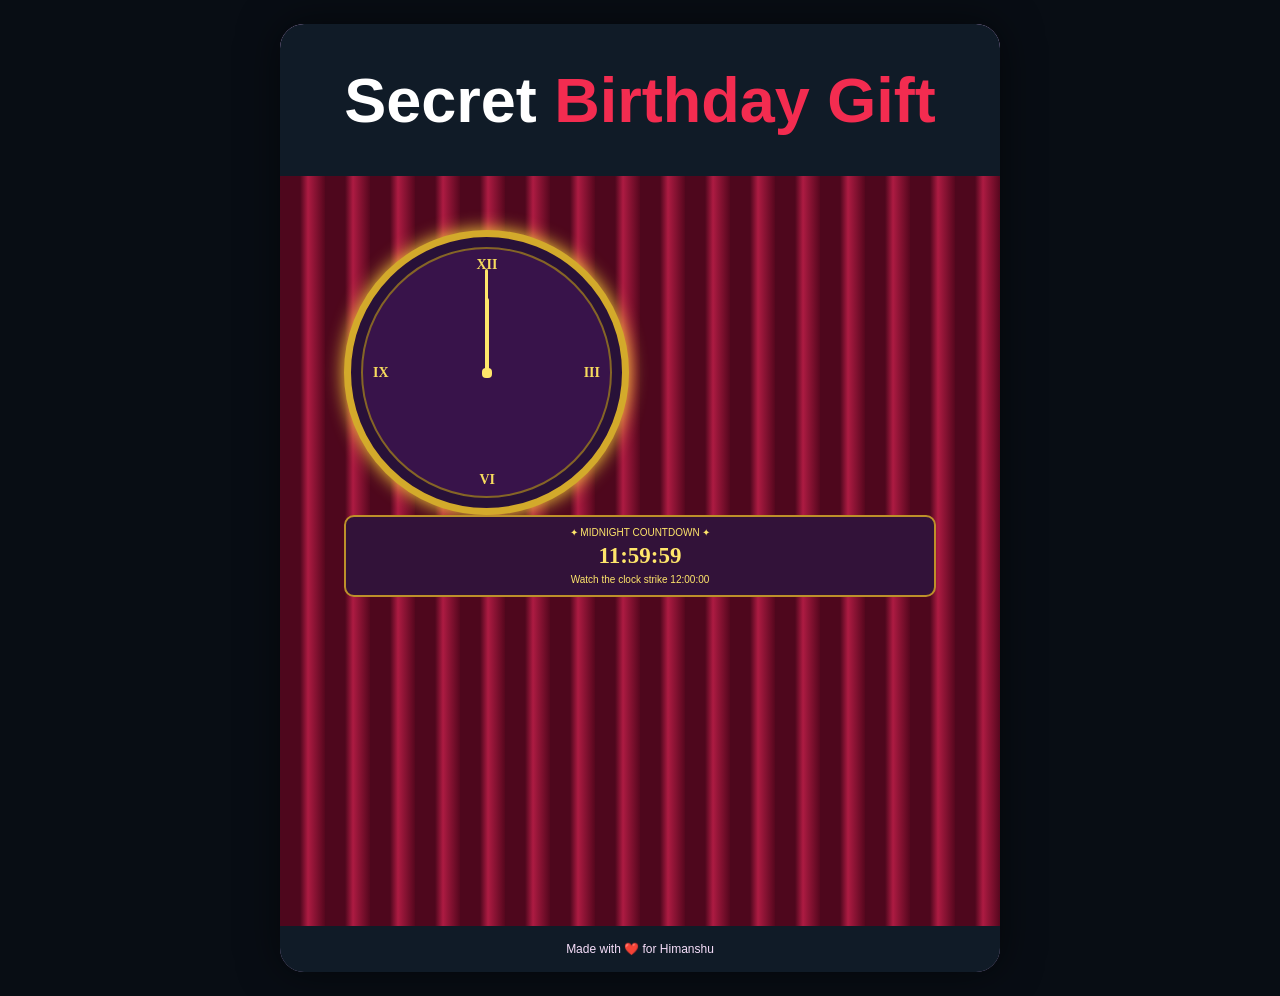
<file: index.html>
<!doctype html>
<html lang="en">
<head>
  <meta charset="UTF-8">
  <meta name="viewport" content="width=device-width, initial-scale=1">
  <title>Secret Birthday Gift</title>
  <link rel="stylesheet" href="style.css">
</head>
<body>
  <main class="app">
    <header class="titlebar"><span>Secret</span> Birthday Gift</header>

    <section class="screen midnight-screen active" id="midnightIntro">
      <div class="clock">
        <div class="clock-face"><b>XII</b><b>III</b><b>VI</b><b>IX</b><i class="hour"></i><i class="minute"></i><i class="pin"></i></div>
      </div>
      <div class="countdown"><small>✦ MIDNIGHT COUNTDOWN ✦</small><strong id="countdown">11:59:58</strong><span>Watch the clock strike 12:00:00</span></div>
    </section>

    <footer>Made with ❤️ for Himanshu</footer>
  </main>
  <script src="script.js"></script>
</body>
</html>
</file>
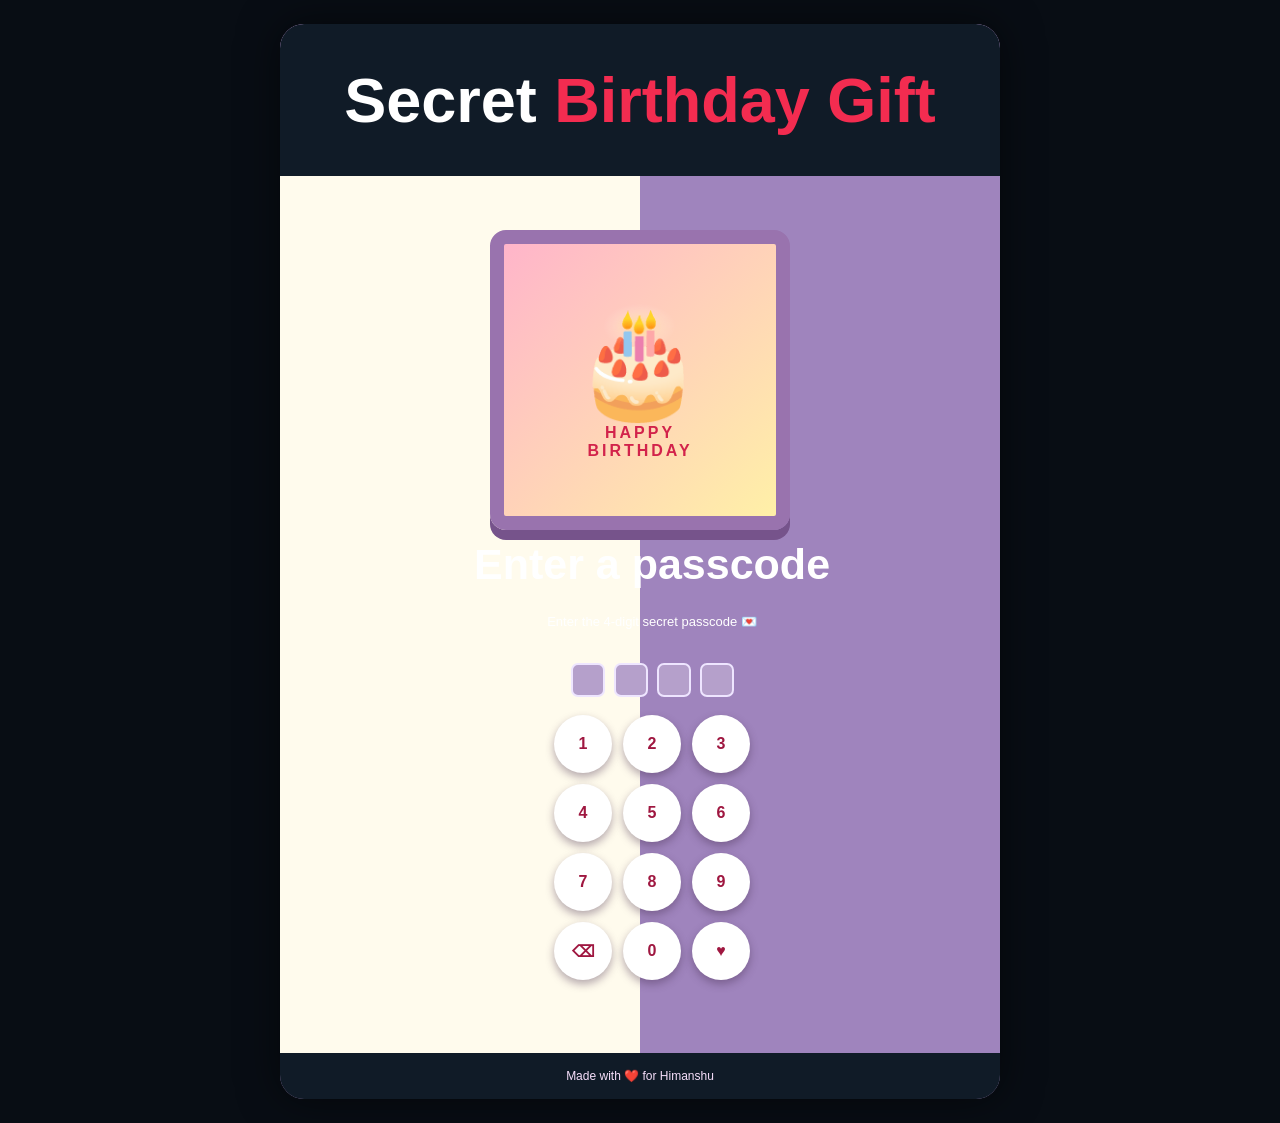
<file: final-card.html>
<!doctype html><html lang="en"><head><meta charset="UTF-8"><meta name="viewport" content="width=device-width,initial-scale=1"><title>Happy birthday</title><link rel="stylesheet" href="style.css"><script src="access.js"></script></head><body><main class="app"><header class="titlebar"><span>Secret</span> Birthday Gift</header><section class="screen final-screen active"><div class="birthday-card"><h1>HAPPY BIRTHDAY!</h1><div class="cake">🎂</div><h2>HIMANSHU ❤️</h2><p>May your year be as sweet, bright, and delightful as this birthday cake! All your dreams will come true! 💗</p><strong>🎉 ✦ 🎈 ✦ 🎉</strong></div><button class="primary" onclick="location.href='index.html'">Back to start ↻</button></section><footer>Made with ❤️ for Himanshu</footer></main></body></html>
</file>
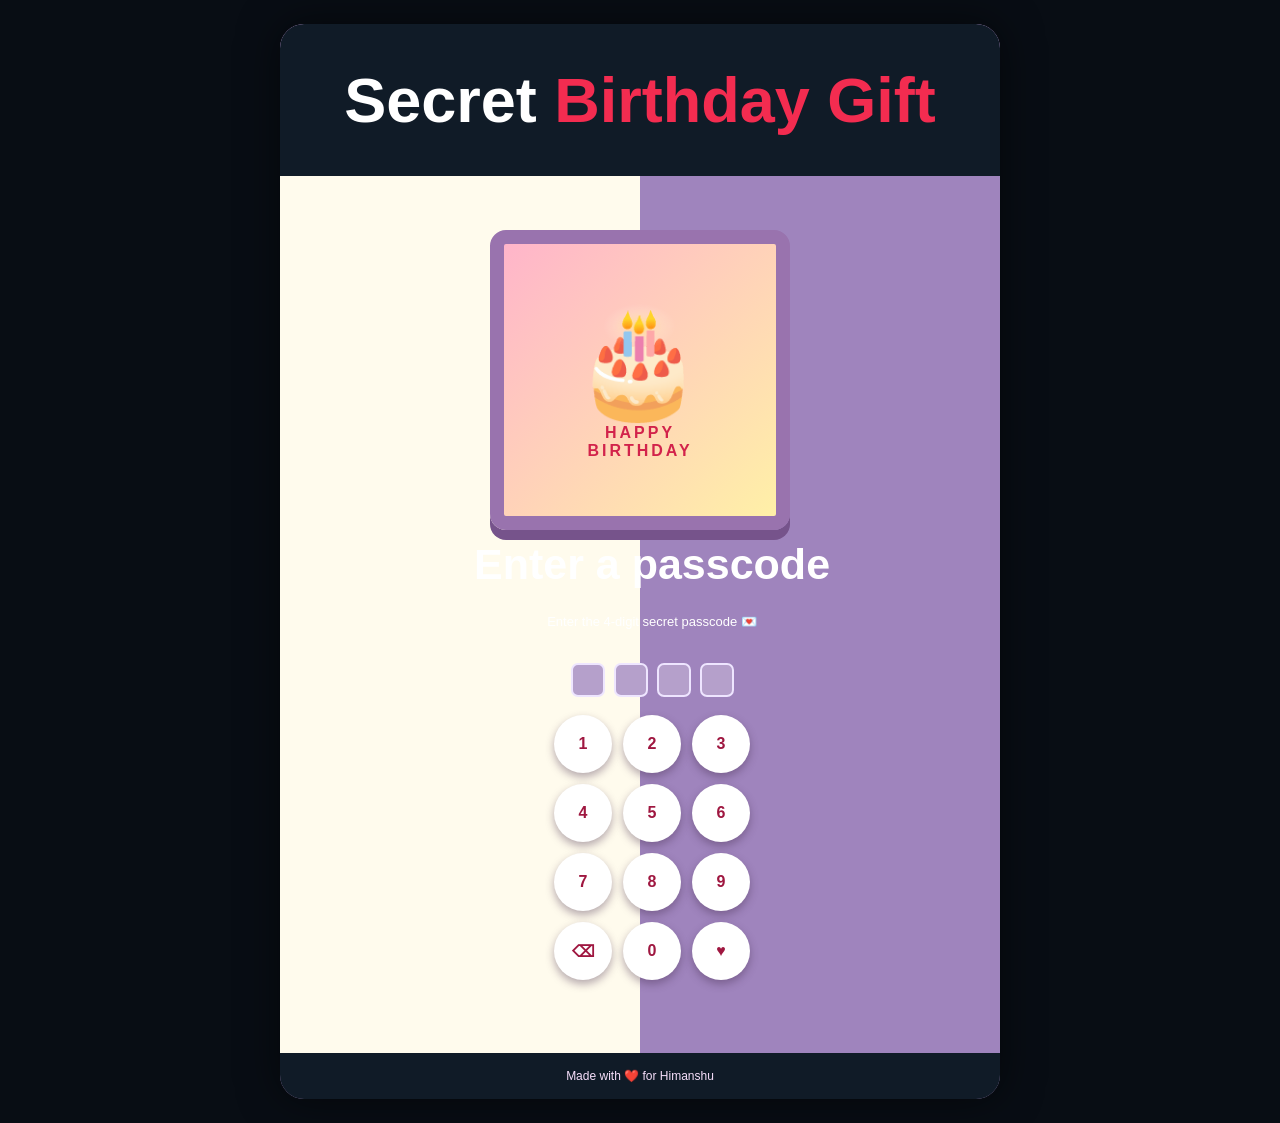
<file: gifts.html>
<!doctype html><html lang="en"><head><meta charset="UTF-8"><meta name="viewport" content="width=device-width,initial-scale=1"><title>Mystery gifts</title><link rel="stylesheet" href="style.css"><script src="access.js"></script></head><body><main class="app"><header class="titlebar"><span>Secret</span> Birthday Gift</header><section class="screen gift-screen active"><div class="confetti">✦ • ✧ • ✦ • ✧ • ✦</div><h1>Choose your mystery gift</h1><p>Tap on a box to reveal a surprise 🎁</p><div class="gifts"><button class="gift">♥<b>Gift 1</b></button><button class="gift">♥<b>Gift 2</b></button><button class="gift">♥<b>Gift 3</b></button></div><p id="message" class="message">Three little gifts made with love 💗</p><button id="next" class="primary" hidden>Open memories 📸</button></section><footer>Made with ❤️ for Himanshu</footer></main><script>let opened=0;document.querySelectorAll(".gift").forEach((b,i)=>b.onclick=()=>{if(!b.dataset.open){b.dataset.open=1;b.innerHTML=["🎉","💖","🌟"][i]+"<b>Opened!</b>";opened++;message.textContent=["A lifetime of laughter and memories!","You are truly special 💗","Every dream come true 🌟"][i];if(opened===3)next.hidden=false}});next.onclick=()=>location.href="memories.html";</script></body></html>
</file>
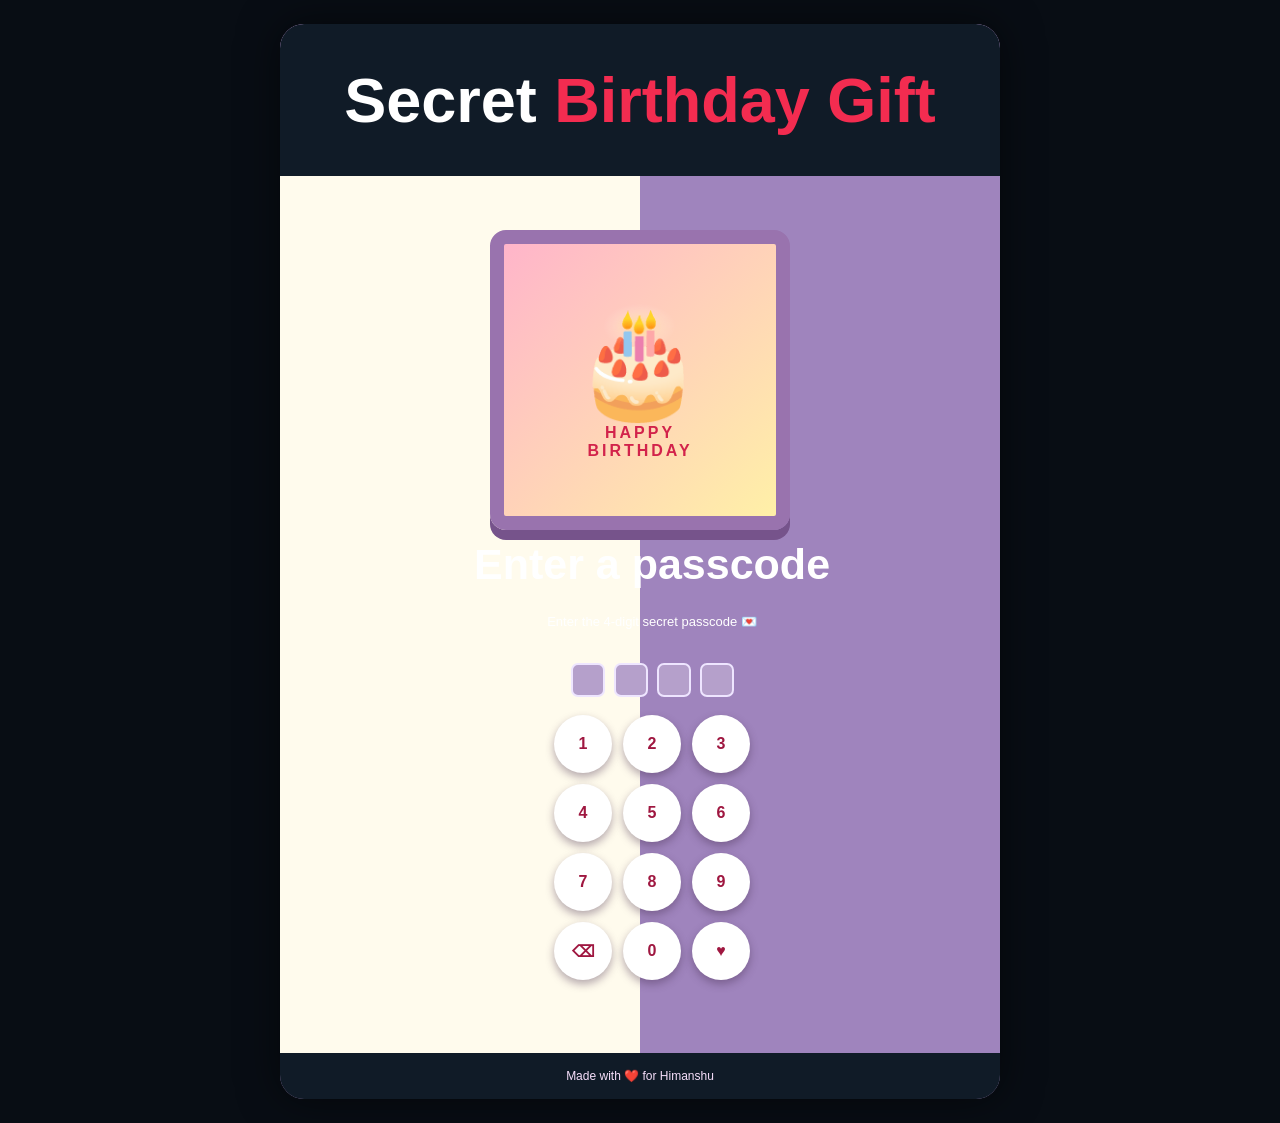
<file: letter.html>
<!doctype html><html lang="en"><head><meta charset="UTF-8"><meta name="viewport" content="width=device-width,initial-scale=1"><title>Birthday letter</title><link rel="stylesheet" href="style.css"><script src="access.js"></script></head><body><main class="app"><header class="titlebar"><span>Secret</span> Birthday Gift</header><section class="screen letter-screen active"><div class="letter-picture">🎁</div><div><h1>Happy birthday to my favourite person! ♥</h1><div class="letter" id="letter"></div></div><button class="primary" id="next" hidden onclick="location.href='final-card.html'">Open final card 🎂</button></section><footer>Made with ❤️ for Himanshu</footer></main><script>const text="I hope this year brings you everything you've been wishing for and so much more.Thank you for making my days happier, my bad days easier, and life a little more beautiful just by being in it. 🥹💗 I'm so lucky to have you. Here's to more laughter, crazy memories, and all the happiness you deserve.Happy birthday, my friend. You mean more than you know. 🎁❤️";let i=0;const out=document.querySelector("#letter");(function type(){if(i<text.length){out.textContent+=text[i++];setTimeout(type,25)}else next.hidden=false})()</script></body></html>
</file>
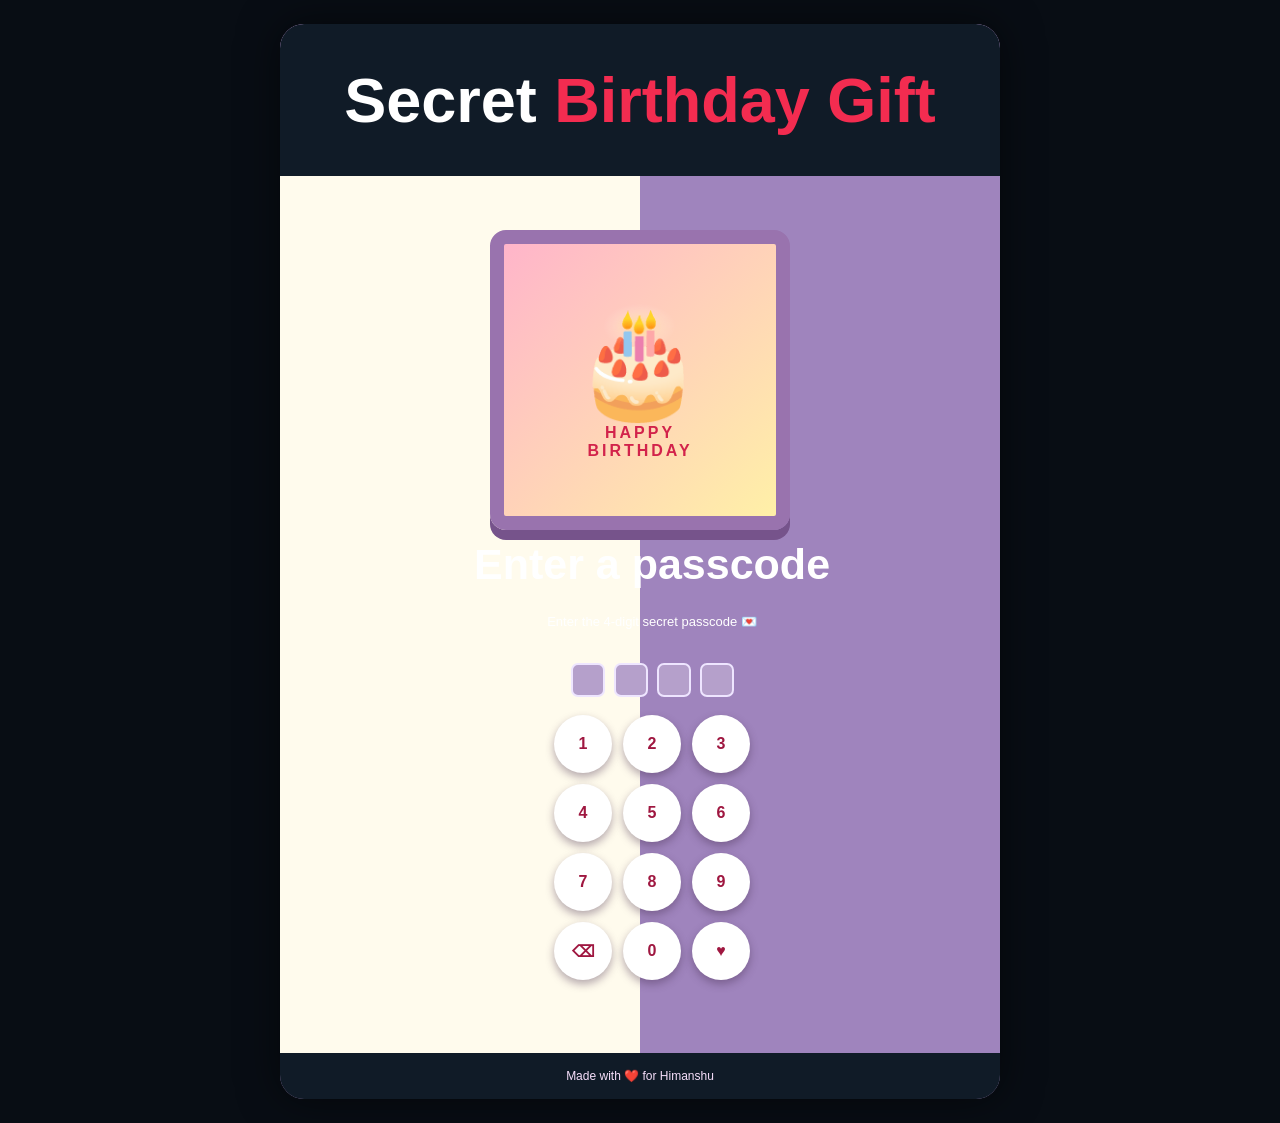
<file: memories.html>
<!doctype html><html lang="en"><head><meta charset="UTF-8"><meta name="viewport" content="width=device-width,initial-scale=1"><title>Memories</title><link rel="stylesheet" href="style.css"><script src="access.js"></script></head><body><main class="app"><header class="titlebar"><span>Secret</span> Birthday Gift</header><section class="screen memories-screen active"><div class="scrapbook"><h1>MEMORIES</h1><div class="lights"><i></i><i></i><i></i><i></i><i></i></div><div class="photos"><figure><div class="photo p1">🎈<br>🎉</div><figcaption>Waku Waku Cake!</figcaption></figure><figure><div class="photo p2">🎂<br>✨</div><figcaption>Make a Wish</figcaption></figure><figure><div class="photo p3">💝<br>🐶</div><figcaption>Best memories</figcaption></figure></div><div class="camera">📷</div><small>Tap any photo to see it sway 🌸</small></div><button class="primary" onclick="location.href='letter.html'">Read your birthday letter 💌</button></section><footer>Made with ❤️ for Himanshu</footer></main><script>document.querySelectorAll("figure").forEach(c=>c.onclick=()=>{c.classList.remove("sway");void c.offsetWidth;c.classList.add("sway")})</script></body></html>
</file>
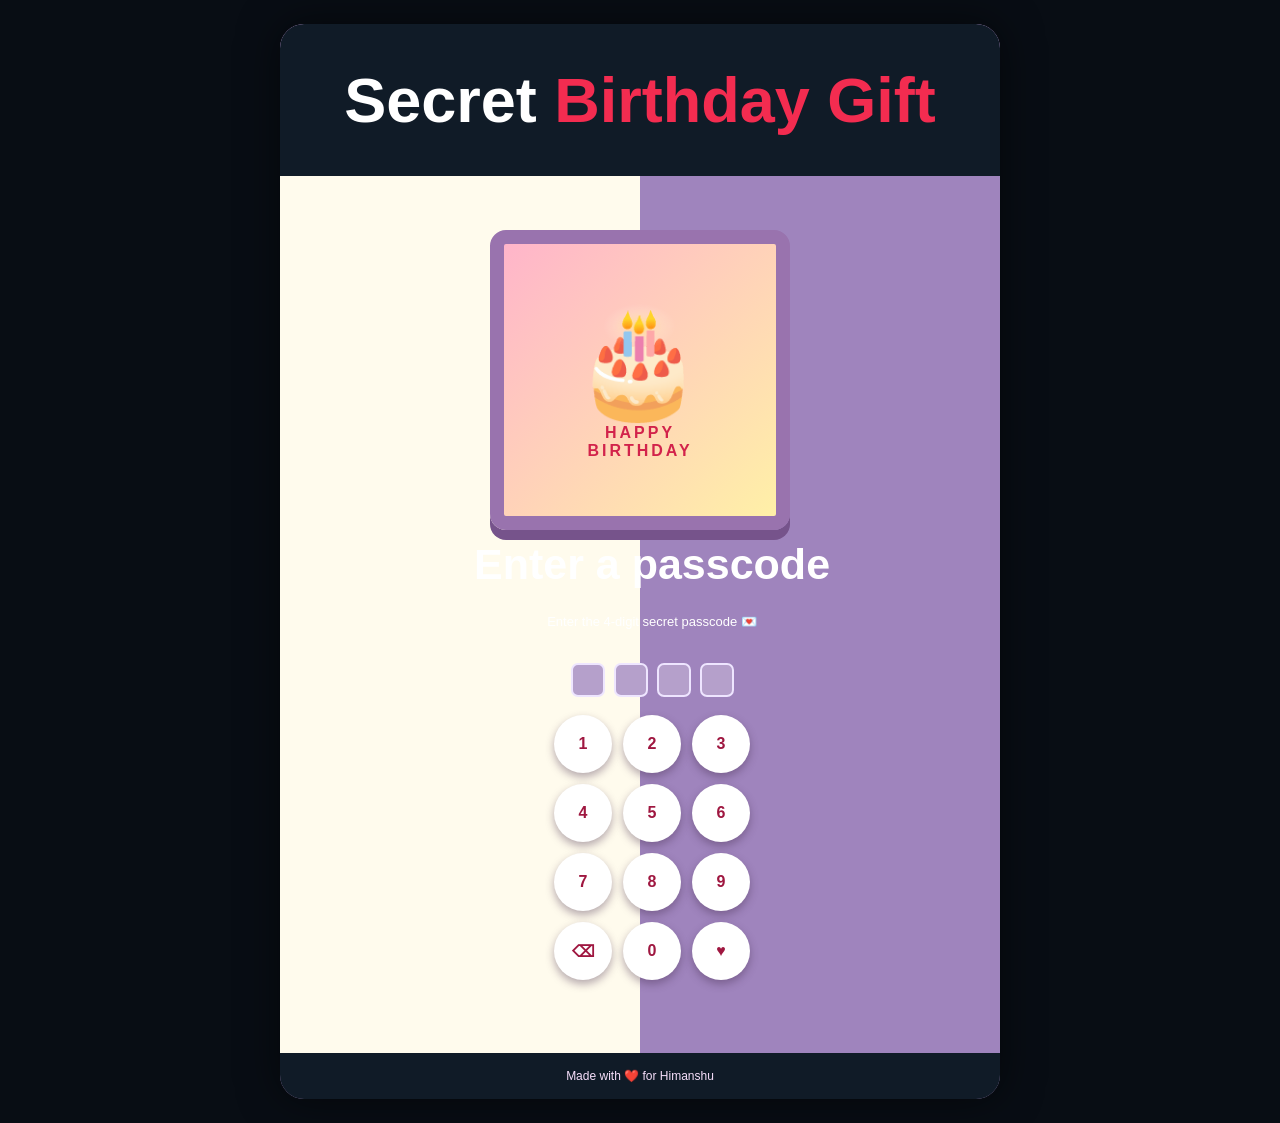
<file: passcode.html>
<!doctype html>
<html lang="en">
<head>
  <meta charset="UTF-8">
  <meta name="viewport" content="width=device-width,initial-scale=1">
  <title>Enter passcode</title>
  <link rel="stylesheet" href="style.css">
</head>
<body>
  <main class="app">
    <header class="titlebar"><span>Secret</span> Birthday Gift</header>
    <section class="screen passcode-screen active">
      <div class="portrait"><div class="cartoon">🎂</div><span>HAPPY<br>BIRTHDAY</span></div>
      <div class="passcode-panel">
        <h1>Enter a passcode</h1>
        <p>Enter the 4-digit secret passcode 💌</p>
        <div class="dots" id="dots"><i></i><i></i><i></i><i></i></div>
        <div class="keypad">
          <button data-key="1">1</button><button data-key="2">2</button><button data-key="3">3</button>
          <button data-key="4">4</button><button data-key="5">5</button><button data-key="6">6</button>
          <button data-key="7">7</button><button data-key="8">8</button><button data-key="9">9</button>
          <button id="clear">⌫</button><button data-key="0">0</button><button id="submit">♥</button>
        </div>
        <p class="error" id="error"></p>
      </div>
    </section>
    <footer>Made with ❤️ for Himanshu</footer>
  </main>
  <script>
    sessionStorage.removeItem("birthday-surprise-unlocked");
    let code = "";
    const dots = document.querySelectorAll("#dots i");
    const error = document.querySelector("#error");

    function render() {
      dots.forEach((dot, index) => dot.classList.toggle("filled", index < code.length));
    }

    function check() {
      if (code === "2004") {
        sessionStorage.setItem("birthday-surprise-unlocked", "true");
        location.href = "surprise-1.html";
      } else if (code.length === 4) {
        error.textContent = "Oops! Try again ❤️";
        setTimeout(() => {
          code = "";
          error.textContent = "";
          render();
        }, 600);
      }
    }

    document.querySelectorAll("[data-key]").forEach(button => {
      button.onclick = () => {
        if (code.length < 4) {
          code += button.dataset.key;
          render();
          if (code.length === 4) check();
        }
      };
    });
    document.querySelector("#clear").onclick = () => {
      code = code.slice(0, -1);
      render();
    };
    document.querySelector("#submit").onclick = check;
  </script>
</body>
</html>
</file>
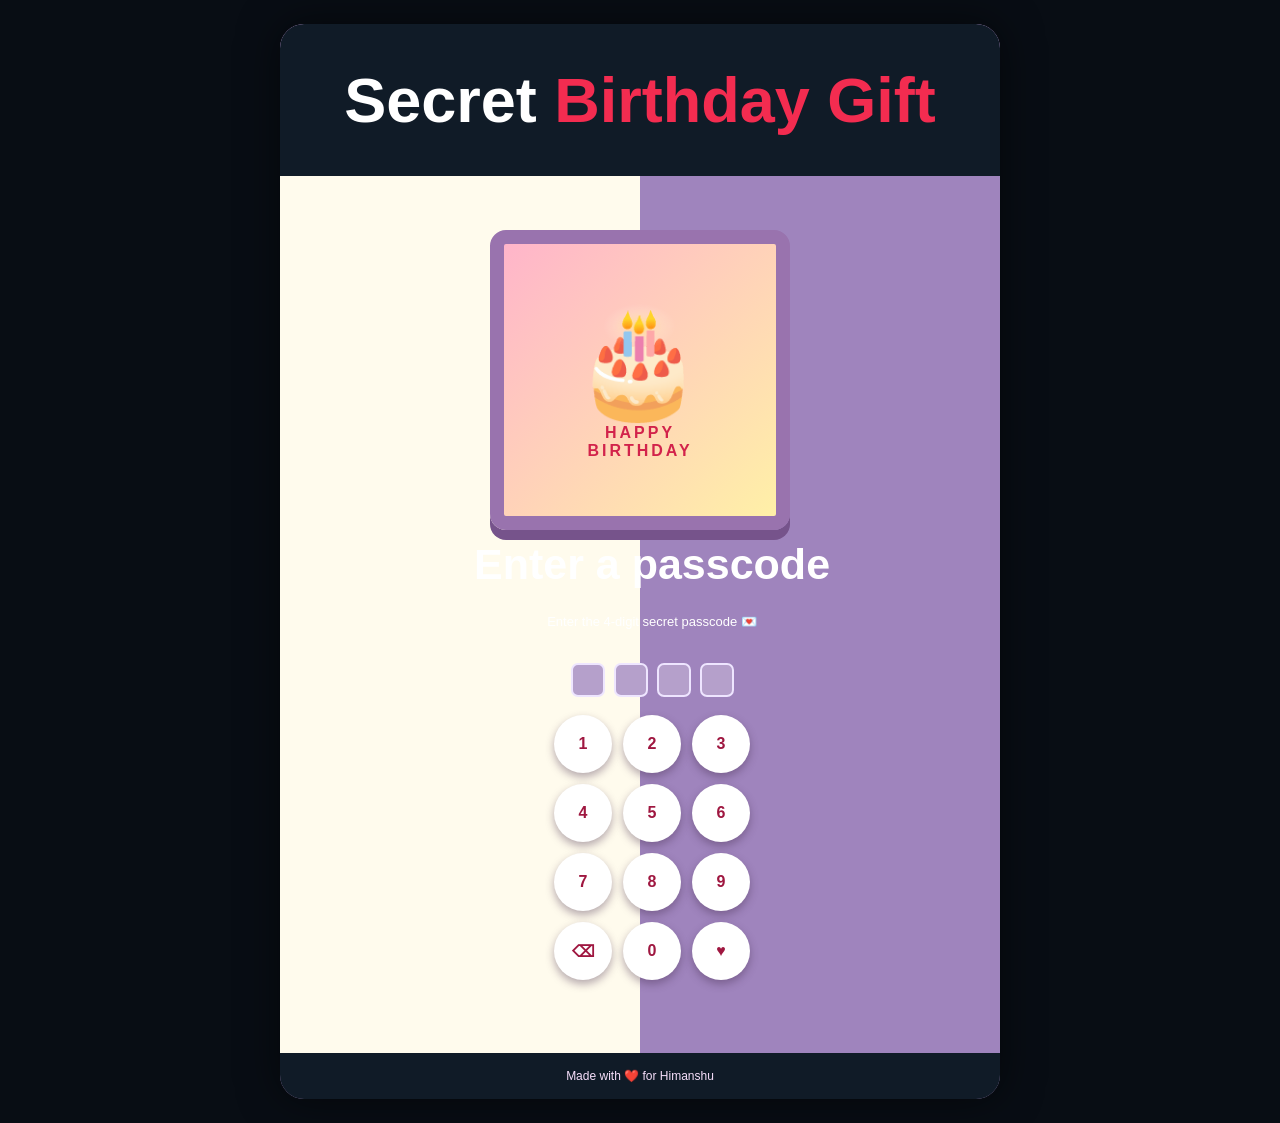
<file: surprise-1.html>
<!doctype html>
<html lang="en">
<head>
  <meta charset="UTF-8">
  <meta name="viewport" content="width=device-width,initial-scale=1">
  <title>A surprise for you</title>
  <link rel="stylesheet" href="style.css">
  <script src="access.js"></script>
</head>
<body>
  <main class="app">
    <header class="titlebar"><span>Secret</span> Birthday Gift</header>
    <section class="screen surprise-screen active">
      <div class="surprise-gif gift-gif image-gif" aria-label="Animated birthday gift"><img src="birthday-message.gif" alt="Happy birthday teddy bear holding a cake"></div>
      <p class="surprise-label">JUST FOR YOU 💝</p>
      <h1>I've made something for you!</h1>
      <p>Something small, but filled with lots of love.</p>
      <button class="primary" onclick="location.href='surprise-2.html'">Show me! 💗</button>
    </section>
    <footer>Made with ❤️ for Himanshu</footer>
  </main>
</body>
</html>
</file>
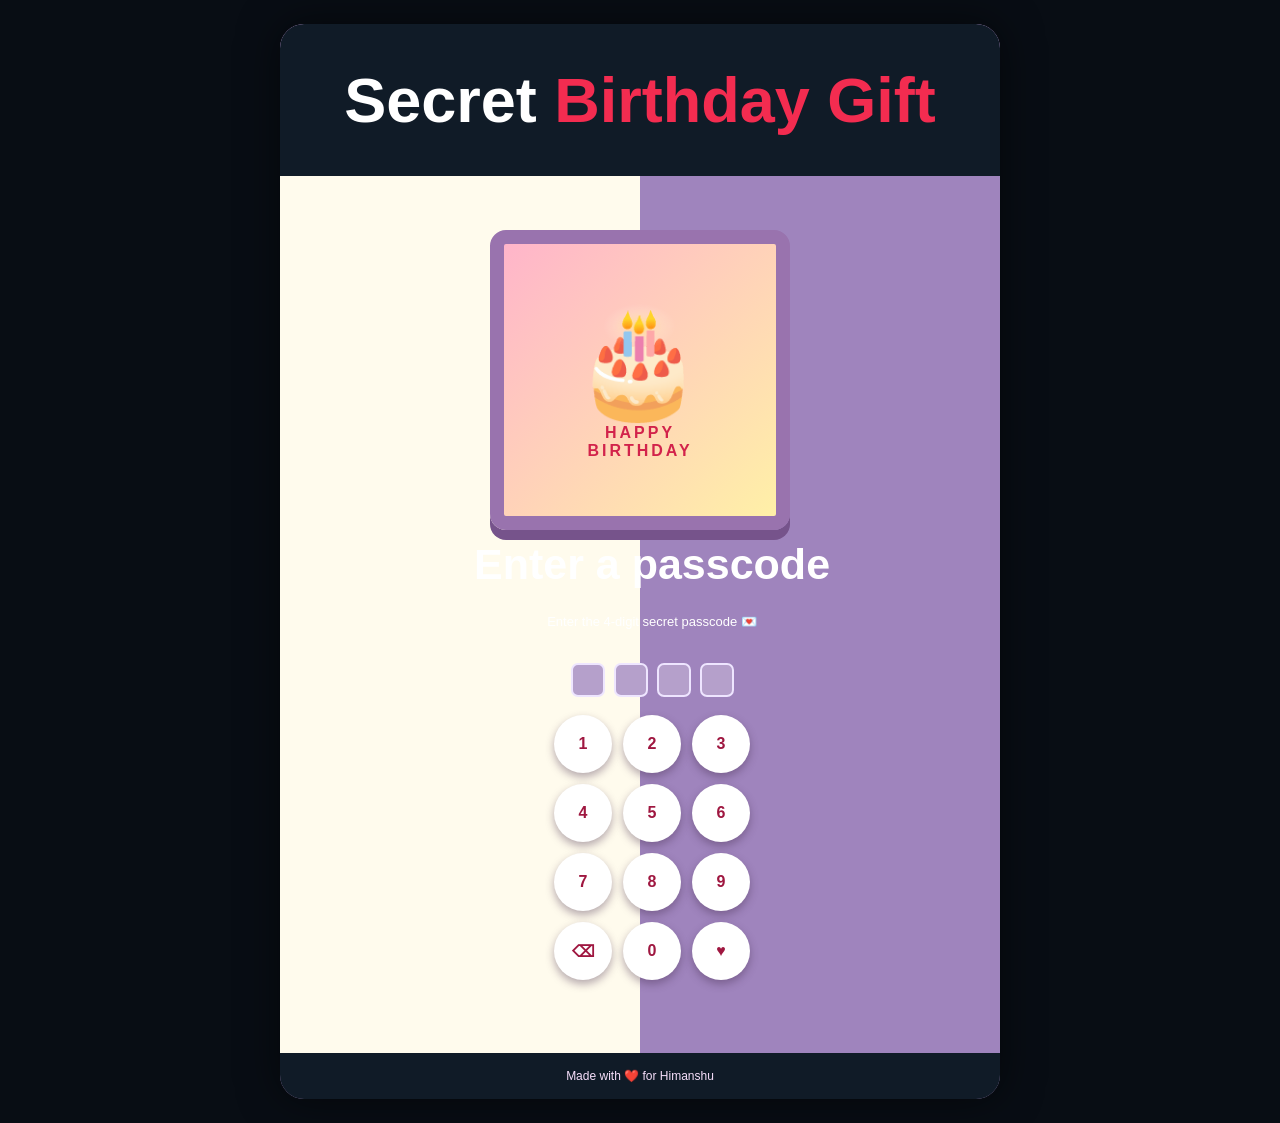
<file: surprise-2.html>
<!doctype html>
<html lang="en">
<head>
  <meta charset="UTF-8">
  <meta name="viewport" content="width=device-width,initial-scale=1">
  <title>Are you excited?</title>
  <link rel="stylesheet" href="style.css">
  <script src="access.js"></script>
</head>
<body>
  <main class="app">
    <header class="titlebar"><span>Secret</span> Birthday Gift</header>
    <section class="screen surprise-screen active">
      <div class="surprise-gif excited-gif image-gif square-gif" aria-label="Animated excited birthday character"><img src="excited-message.gif" alt="Dancing cat wishing happy birthday"></div>
      <p class="surprise-label">ONE MORE THING ✨</p>
      <h1>Are you really excited?</h1>
      <p>Because your surprise is only getting started!</p>
      <button class="primary" onclick="location.href='gifts.html'">YES, I'M READY! 🎉</button>
    </section>
    <footer>Made with ❤️ for Himanshu</footer>
  </main>
</body>
</html>
</file>
<file: style.css>
*{box-sizing:border-box}html,body{margin:0;min-height:100%;background:#101b27}body{display:flex;justify-content:center;font-family:"Trebuchet MS","Segoe UI",sans-serif;color:#fff}.app{width:min(100%,720px);min-height:100vh;overflow:hidden;background:#a38abe;box-shadow:0 0 40px #0008}.titlebar{padding:40px 12px;color:#f32c50;background:#101b27;text-align:center;font-size:clamp(37px,8vw,63px);font-weight:900}.titlebar span{color:#fff}.screen{display:none;min-height:830px;padding:38px 24px 65px;text-align:center;animation:appear .45s ease}.screen.active{display:block}@keyframes appear{from{opacity:0;transform:translateY(15px)}to{opacity:1;transform:none}}h1{margin:10px 0;color:#9f123e;font-size:clamp(27px,5vw,43px)}p{line-height:1.55}.primary{padding:14px 25px;border:0;border-radius:8px;color:#fff;background:#a9143d;box-shadow:0 5px 0 #6e0c2a;cursor:pointer;font-weight:800}.primary:hover{filter:brightness(1.15);transform:translateY(-2px)}button{font:inherit}.midnight-screen{display:flex;flex-direction:column;align-items:center;justify-content:center;gap:25px;background:repeating-linear-gradient(90deg,#4e071d 0 20px,#ad1b42 28px,#56071e 45px)}.clock{width:min(64vw,285px);aspect-ratio:1;padding:10px;border:7px solid #d3aa2b;border-radius:50%;background:#281138;box-shadow:0 0 18px #ffd83b}.clock-face{position:relative;width:100%;height:100%;border:2px solid #856526;border-radius:50%;background:#38134a}.clock-face b{position:absolute;color:#f7dc5e;font:700 14px Georgia}.clock-face b:nth-child(1){top:8px;left:calc(50% - 10px)}.clock-face b:nth-child(2){right:10px;top:calc(50% - 8px)}.clock-face b:nth-child(3){bottom:8px;left:calc(50% - 7px)}.clock-face b:nth-child(4){left:10px;top:calc(50% - 8px)}.clock-face i{position:absolute;bottom:50%;left:calc(50% - 2px);width:4px;background:#ffe66a;border-radius:4px;transform-origin:bottom}.hour{height:30%}.minute{height:42%;width:3px!important}.pin{width:10px!important;height:10px;left:calc(50% - 5px)!important;bottom:calc(50% - 5px)!important;background:#ffde3c}.countdown{padding:10px 20px;border:2px solid #bd902a;border-radius:10px;background:#321239;color:#ffe66b;text-align:center}.countdown small,.countdown span{display:block;font-size:10px}.countdown strong{display:block;margin:5px;font:700 23px Georgia}.passcode-screen{display:grid;grid-template-columns:1fr 1fr;align-items:center;gap:28px;background:repeating-linear-gradient(90deg,#fffbed 0 27px,#fff7dc 27px 54px)}.portrait{width:min(100%,300px);aspect-ratio:1;display:grid;place-content:center;margin:auto;border:14px solid #9973ae;border-radius:16px;background:linear-gradient(135deg,#ffb5ca,#fff0a7);box-shadow:0 10px #76538b;color:#d2234b;font-weight:900;letter-spacing:3px}.cartoon{font-size:105px}.passcode-panel h1{color:#fff}.passcode-panel p{font-size:13px}.dots{display:flex;justify-content:center;gap:9px;margin:18px}.dots i{width:34px;height:34px;border:2px solid #eee5ff;border-radius:7px;background:#b5a0cb}.dots i.filled{background:#ffe75d;box-shadow:0 0 12px #ffe75d}.keypad{display:grid;grid-template-columns:repeat(3,58px);justify-content:center;gap:11px}.keypad button{width:58px;height:58px;border:0;border-radius:50%;color:#9f1740;background:#fff;box-shadow:0 4px 8px #442a4b66;cursor:pointer;font-weight:800}.error{min-height:20px;color:#b3123c;font-weight:800}.gift-screen{position:relative;overflow:hidden;background:repeating-linear-gradient(90deg,#fff0f5 0 25px,#ffe3ec 25px 50px)}.gift-screen>*{position:relative;z-index:1}.confetti{margin:5px;color:#ec2b4d;font-size:25px;letter-spacing:13px;animation:float 2s infinite}@keyframes float{50%{transform:translateY(10px)}}.gifts{display:flex;justify-content:center;gap:25px;margin:70px 0 35px}.gift{width:min(28%,150px);aspect-ratio:1;border:0;border-radius:50%;color:#fff;background:#c41947;box-shadow:0 9px #81132f;cursor:pointer}.gift span{display:block;font-size:clamp(55px,10vw,85px)}.gift b{font-size:13px}.message{min-height:28px;color:#a4143e;font-weight:800}.memories-screen{background:repeating-linear-gradient(135deg,#ffe9f1 0 25px,#fff5f8 25px 50px)}.scrapbook{max-width:650px;min-height:555px;margin:auto;padding:28px 20px;border:7px solid #fff8e7;border-radius:18px;background:#fffdf5;box-shadow:0 8px #e1bfce;color:#9b1640}.scrapbook h1{display:inline-block;padding:8px 12px;color:#fff;background:#a8173e;letter-spacing:7px;transform:rotate(-2deg)}.lights{height:40px;display:flex;justify-content:space-around;border-top:3px solid #70665e;border-radius:50%;padding-top:2px}.lights i{width:19px;height:19px;border-radius:50%;background:#ffcc3f;box-shadow:0 0 9px #ffcc3f}.photos{display:grid;grid-template-columns:repeat(3,1fr);gap:18px;margin-top:25px}.photos figure{margin:0;cursor:pointer;transform:rotate(-2deg);transition:transform .2s}.photos figure:nth-child(2){transform:rotate(2deg)}.photos figure:nth-child(3){transform:rotate(-1deg)}.photos figure:hover,.photos figure.sway{transform:translateY(-8px) rotate(4deg)}.photo{height:180px;display:grid;place-content:center;border:7px solid #fff;outline:4px solid #de4961;font-size:52px;line-height:1.2}.p1{background:#ffd8e6}.p2{background:#ffe7b5}.p3{background:#d8efff}.photos figcaption{padding:8px 2px;font-size:12px;font-weight:800}.camera{margin:30px 0 5px;text-align:left;font-size:42px}.letter-screen{display:grid;grid-template-columns:42% 58%;align-items:center;gap:17px;background:#9f84bd}.letter-picture{height:300px;display:grid;place-content:center;border:10px solid #f0d7ff;border-radius:12px;background:#ffe9f0;font-size:105px;transform:rotate(-4deg)}.letter-screen h1{color:#fff;font-family:Georgia,serif}.letter{text-align:left;white-space:pre-wrap;color:#fff;font:700 15px/1.7 Georgia,serif;min-height:240px}.letter-screen .primary{grid-column:1/-1;justify-self:center}.final-screen{background:repeating-linear-gradient(135deg,#ffe9f1 0 25px,#fff5f8 25px 50px)}.birthday-card{max-width:580px;margin:15px auto 35px;padding:28px 20px;border:5px solid #a8173e;border-radius:20px;background:#fffdf5;box-shadow:10px 12px #e8bfd0;color:#8d163e}.birthday-card h1{font-size:clamp(30px,7vw,52px)}.cake{font-size:120px}.birthday-card h2{font-size:32px}.birthday-card p{color:#866775;font-weight:700}.birthday-card strong{font-size:24px}footer{padding:16px;background:#101b27;text-align:center;font-size:12px;color:#f7dffb}[hidden]{display:none!important}@media(min-width:721px){
.surprise-screen{display:flex;flex-direction:column;align-items:center;justify-content:center;background:linear-gradient(145deg,#fff0f6,#eadbfa)}
.surprise-label{margin:20px 0 0;color:#a14d7d;font-size:12px;font-weight:800;letter-spacing:2px}
.surprise-gif{position:relative;width:min(65vw,240px);height:auto;aspect-ratio:165 / 292;display:grid;place-items:center;margin:10px auto;border:10px solid #fff;border-radius:24px;background:linear-gradient(145deg,#ffc6dd,#fff0b9);box-shadow:0 12px 0 #cba6d3;overflow:hidden}
.surprise-gif.image-gif{background:#24170f}
.surprise-gif.image-gif img{width:100%;height:100%;object-fit:contain}
.surprise-gif.square-gif{width:min(65vw,280px);aspect-ratio:1}
.surprise-gif span{z-index:1;font-size:clamp(90px,22vw,155px);animation:gifBounce 1.1s ease-in-out infinite}
.surprise-gif i{position:absolute;font-style:normal;font-size:28px;color:#e84393;animation:gifSparkle 1.6s ease-in-out infinite}
.surprise-gif i:nth-child(2){top:20%;left:18%}.surprise-gif i:nth-child(3){right:17%;top:28%;animation-delay:.35s}.surprise-gif i:nth-child(4){bottom:18%;left:28%;animation-delay:.7s}
.excited-gif{background:linear-gradient(145deg,#d8c4ff,#fff0bd);border-color:#f9efff}
@keyframes gifBounce{50%{transform:translateY(-14px) rotate(-4deg) scale(1.08)}}
@keyframes gifSparkle{50%{transform:scale(1.5) rotate(25deg);opacity:.45}}.memories-screen{background:repeating-linear-gradient(135deg,#ffe9f1 0 25px,#fff5f8 25px 50px)}.scrapbook{max-width:650px;min-height:555px;margin:auto;padding:28px 20px;border:7px solid #fff8e7;border-radius:18px;background:#fffdf5;box-shadow:0 8px #e1bfce;color:#9b1640}.scrapbook h1{display:inline-block;padding:8px 12px;color:#fff;background:#a8173e;letter-spacing:7px;transform:rotate(-2deg)}.lights{height:40px;display:flex;justify-content:space-around;border-top:3px solid #70665e;border-radius:50%;padding-top:2px}.lights i{width:19px;height:19px;border-radius:50%;background:#ffcc3f;box-shadow:0 0 9px #ffcc3f}.photos{display:grid;grid-template-columns:repeat(3,1fr);gap:18px;margin-top:25px}.photos figure{margin:0;cursor:pointer;transform:rotate(-2deg);transition:transform .2s}.photos figure:nth-child(2){transform:rotate(2deg)}.photos figure:nth-child(3){transform:rotate(-1deg)}.photos figure:hover,.photos figure.sway{transform:translateY(-8px) rotate(4deg)}.photo{height:180px;display:grid;place-content:center;border:7px solid #fff;outline:4px solid #de4961;font-size:52px;line-height:1.2}.p1{background:#ffd8e6}.p2{background:#ffe7b5}.p3{background:#d8efff}.photos figcaption{padding:8px 2px;font-size:12px;font-weight:800}.camera{margin:30px 0 5px;text-align:left;font-size:42px}.letter-screen{display:grid;grid-template-columns:42% 58%;align-items:center;gap:17px;background:#9f84bd}.letter-picture{height:300px;display:grid;place-content:center;border:10px solid #f0d7ff;border-radius:12px;background:#ffe9f0;font-size:105px;transform:rotate(-4deg)}.letter-screen h1{color:#fff;font-family:Georgia,serif}.letter{text-align:left;white-space:pre-wrap;color:#fff;font:700 15px/1.7 Georgia,serif;min-height:240px}.letter-screen .primary{grid-column:1/-1;justify-self:center}.final-screen{background:repeating-linear-gradient(135deg,#ffe9f1 0 25px,#fff5f8 25px 50px)}.birthday-card{max-width:580px;margin:15px auto 35px;padding:28px 20px;border:5px solid #a8173e;border-radius:20px;background:#fffdf5;box-shadow:10px 12px #e8bfd0;color:#8d163e}.birthday-card h1{font-size:clamp(30px,7vw,52px)}.cake{font-size:120px}.birthday-card h2{font-size:32px}.birthday-card p{color:#866775;font-weight:700}.birthday-card strong{font-size:24px}footer{padding:16px;background:#101b27;text-align:center;font-size:12px;color:#f7dffb}[hidden]{display:none!important}@media(min-width:721px){
  body{padding:24px 0;background:#080d14}
  .app{min-height:calc(100vh - 48px);border-radius:24px}
  .screen{min-height:calc(100vh - 150px);padding:clamp(42px,6vh,80px) clamp(30px,5vw,72px)}
  .titlebar{border-radius:24px 24px 0 0}
}

@media(min-width:561px){
  .passcode-screen{grid-template-columns:1fr 1fr;background:linear-gradient(90deg,#fffbed 0 50%,#9f84bd 50% 100%)}
  .passcode-panel{align-self:stretch;display:flex;flex-direction:column;justify-content:center;margin:-38px -24px -65px 0;padding:38px 24px}
  .passcode-panel h1{color:#fff}
}

@media(max-width:720px){
  .titlebar{padding:28px 12px;font-size:clamp(32px,8vw,52px)}
  .screen{min-height:calc(100svh - 108px);padding:28px 16px 52px}
}

@media(max-width:560px){
  .passcode-screen{grid-template-columns:1fr;gap:25px}
  .passcode-panel h1{color:#9f123e!important}
  .portrait{width:min(62vw,230px)}
  .cartoon{font-size:clamp(65px,18vw,85px)}
  .passcode-panel h1{font-size:clamp(25px,8vw,36px)}
  .gifts{gap:10px;margin:48px 0 30px}
  .gift{width:min(29vw,120px)}
  .photos{gap:8px}
  .photo{height:140px;border-width:4px;font-size:35px}
  .photos figcaption{font-size:10px}
  .scrapbook{min-height:0;padding:20px 12px 25px}
  .scrapbook h1{font-size:clamp(25px,9vw,38px);letter-spacing:4px}
  .letter-screen{grid-template-columns:1fr}
  .letter-picture{width:180px;height:180px;margin:auto;font-size:70px}
  .letter-screen h1{font-size:clamp(24px,7vw,34px)}
  .letter{font-size:14px;min-height:210px}
  .cake{font-size:clamp(80px,28vw,120px)}
  .birthday-card h2{font-size:clamp(24px,8vw,32px)}
}

@media(max-width:370px){
  .keypad{grid-template-columns:repeat(3,52px);gap:8px}
  .keypad button{width:52px;height:52px}
  .dots i{width:29px;height:29px}
  .photos{grid-template-columns:1fr}
  .photo{height:150px}
  .photos figure{max-width:190px;margin:auto}
}
</file>
